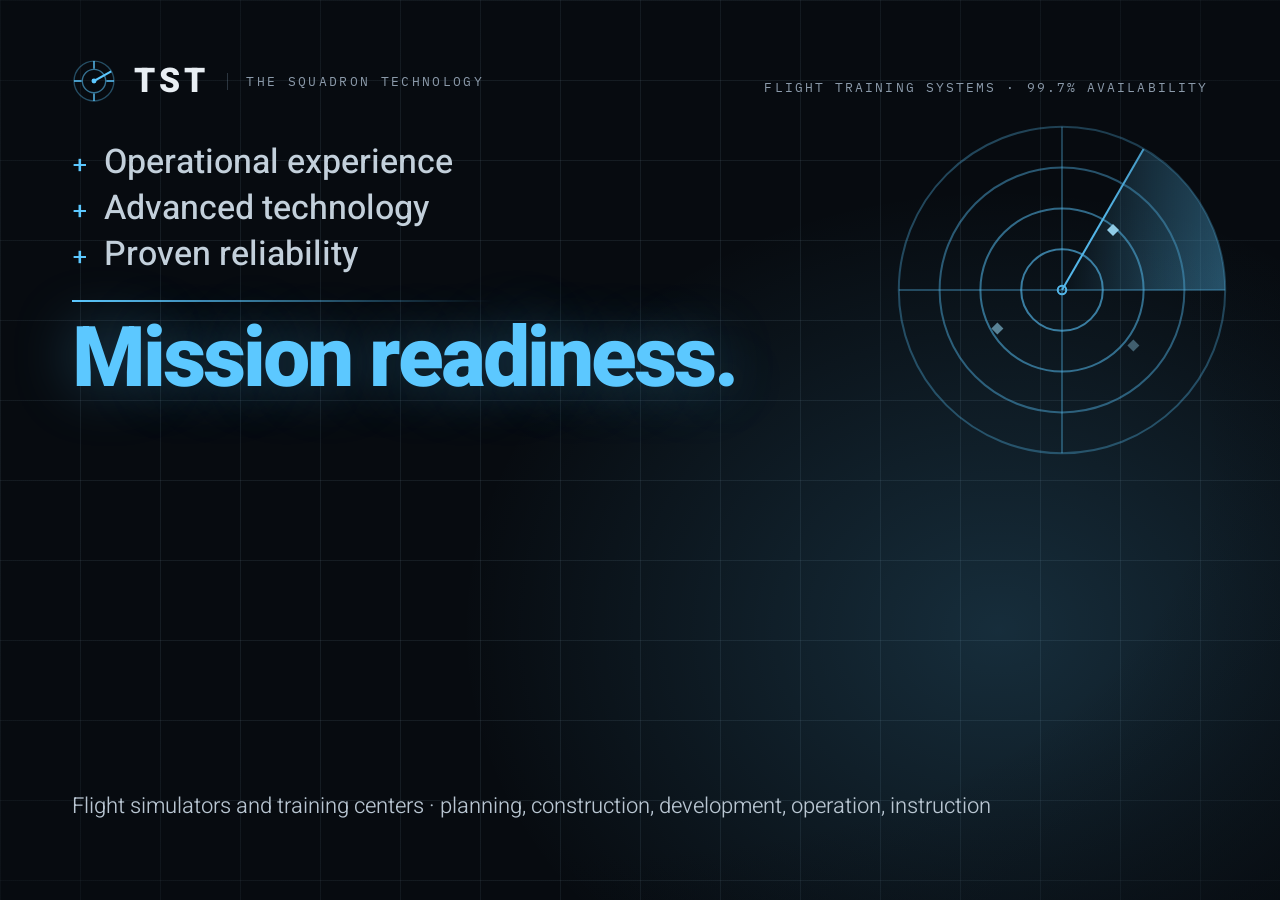
<file: _parts/og-en.html>
<!doctype html>
<html lang="en" dir="ltr">
<head>
<meta charset="utf-8">
<title>OG image source (English) — render at 1200×630</title>
<link rel="preconnect" href="https://fonts.googleapis.com">
<link rel="preconnect" href="https://fonts.gstatic.com" crossorigin>
<link rel="stylesheet" href="https://fonts.googleapis.com/css2?family=Heebo:wght@300;500;800&family=IBM+Plex+Mono:wght@400;500&display=block">
<style>
  html, body { margin: 0; width: 1200px; height: 630px; overflow: hidden; background: #070b10; color: #e8eef3; font-family: "Heebo", Arial, sans-serif; }
  .bg { position: absolute; inset: 0;
    background:
      radial-gradient(60% 70% at 78% 70%, rgba(92,200,255,.18), transparent 70%),
      linear-gradient(var(--l) 1px, transparent 1px), linear-gradient(90deg, var(--l) 1px, transparent 1px);
    --l: rgba(150,180,205,.10); background-size: auto, 80px 80px, 80px 80px; }
  .vignette { position: absolute; inset: 0; background: radial-gradient(80% 80% at 50% 50%, transparent 55%, rgba(7,11,16,.8)); }
  .brand { position: absolute; top: 56px; left: 72px; display: flex; align-items: center; gap: 18px; }
  .brand b { font-weight: 800; font-size: 34px; letter-spacing: .12em; }
  .brand small { font-family: "IBM Plex Mono", monospace; font-size: 13px; letter-spacing: .18em; color: #8b9aaa; border-left: 1px solid rgba(150,180,205,.25); padding-left: 18px; }
  .mark { width: 44px; height: 44px; color: #5cc8ff; }
  .copy { position: absolute; left: 72px; top: 140px; width: 720px; }
  .line { font-size: 34px; font-weight: 500; color: #c3d0db; line-height: 1.35; display: flex; gap: 16px; align-items: baseline; }
  .line i { font-style: normal; font-family: "IBM Plex Mono", monospace; color: #5cc8ff; font-size: 26px; }
  .rule { height: 2px; width: 420px; margin: 22px 0 16px; background: linear-gradient(90deg, #5cc8ff, rgba(92,200,255,0)); }
  .result { font-size: 84px; font-weight: 800; color: #5cc8ff; letter-spacing: -.035em; line-height: 1; white-space: nowrap; text-shadow: 0 0 60px rgba(92,200,255,.35); }
  .foot { position: absolute; bottom: 56px; left: 72px; font-size: 22px; color: #b9c6d2; font-weight: 300; }
  .tag { position: absolute; top: 66px; right: 72px; font-family: "IBM Plex Mono", monospace; font-size: 13px; letter-spacing: .16em; color: #8b9aaa; }
  .radar { position: absolute; right: 48px; top: 120px; width: 340px; height: 340px; opacity: .9; }
  .radar circle, .radar path { fill: none; stroke: #5cc8ff; stroke-width: 1.2; }
  .sweep { fill: url(#g) !important; stroke: none !important; }
</style>
</head>
<body>
<div class="bg"></div>
<svg class="radar" viewBox="0 0 200 200">
  <defs><linearGradient id="g" x1="0" y1="0" x2="1" y2="0"><stop offset="0" stop-color="#5cc8ff" stop-opacity="0"/><stop offset="1" stop-color="#5cc8ff" stop-opacity=".45"/></linearGradient></defs>
  <circle cx="100" cy="100" r="96" opacity=".35"/><circle cx="100" cy="100" r="72" opacity=".45"/><circle cx="100" cy="100" r="48" opacity=".55"/><circle cx="100" cy="100" r="24" opacity=".65"/>
  <path d="M4 100H196M100 4V196" opacity=".35"/>
  <path class="sweep" d="M100 100 L196 100 A96 96 0 0 0 148 17 Z"/>
  <path d="M100 100 L148 17" stroke="#9fe1ff"/>
  <circle cx="100" cy="100" r="2.5" fill="#9fe1ff"/>
  <rect x="128" y="62" width="5" height="5" fill="#9fe1ff" transform="rotate(45 130 64)"/><rect x="60" y="120" width="5" height="5" fill="#9fe1ff" opacity=".6" transform="rotate(45 62 122)"/><rect x="140" y="130" width="5" height="5" fill="#9fe1ff" opacity=".4" transform="rotate(45 142 132)"/>
</svg>
<div class="vignette"></div>
<div class="brand">
  <svg class="mark" viewBox="0 0 32 32" fill="none"><circle cx="16" cy="16" r="14.5" stroke="currentColor" stroke-opacity=".35"/><circle cx="16" cy="16" r="8.5" stroke="currentColor" stroke-opacity=".55"/><path d="M16 1.5V7M16 25v5.5M1.5 16H7M25 16h5.5" stroke="currentColor"/><path d="M16 16L28.5 9" stroke="currentColor" stroke-width="1.5"/><circle cx="16" cy="16" r="1.8" fill="currentColor"/></svg>
  <b>TST</b><small>THE SQUADRON TECHNOLOGY</small>
</div>
<div class="copy">
  <div class="line"><i>+</i>Operational experience</div>
  <div class="line"><i>+</i>Advanced technology</div>
  <div class="line"><i>+</i>Proven reliability</div>
  <div class="rule"></div>
  <div class="result">Mission readiness.</div>
</div>
<p class="foot">Flight simulators and training centers · planning, construction, development, operation, instruction</p>
<p class="tag">FLIGHT TRAINING SYSTEMS · 99.7% AVAILABILITY</p>
</body>
</html>
</file>
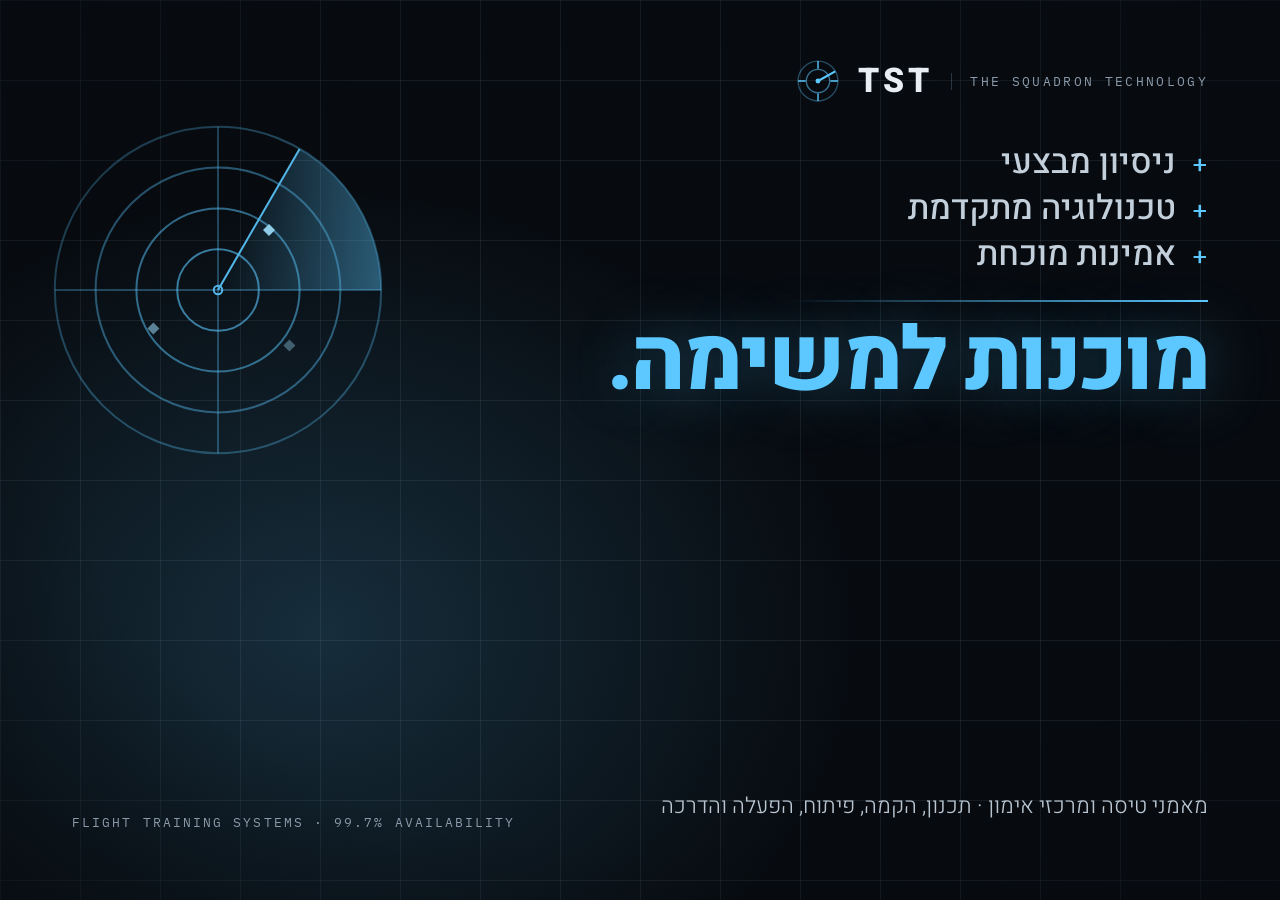
<file: _parts/og.html>
<!doctype html>
<html lang="he" dir="rtl">
<head>
<meta charset="utf-8">
<title>OG image source — render at 1200×630</title>
<link rel="preconnect" href="https://fonts.googleapis.com">
<link rel="preconnect" href="https://fonts.gstatic.com" crossorigin>
<link rel="stylesheet" href="https://fonts.googleapis.com/css2?family=Heebo:wght@300;500;800&family=IBM+Plex+Mono:wght@400;500&display=block">
<style>
  html, body { margin: 0; width: 1200px; height: 630px; overflow: hidden; background: #070b10; color: #e8eef3; font-family: "Heebo", Arial, sans-serif; }
  .bg { position: absolute; inset: 0;
    background:
      radial-gradient(60% 70% at 25% 70%, rgba(92,200,255,.18), transparent 70%),
      linear-gradient(var(--l) 1px, transparent 1px), linear-gradient(90deg, var(--l) 1px, transparent 1px);
    --l: rgba(150,180,205,.10); background-size: auto, 80px 80px, 80px 80px; }
  .vignette { position: absolute; inset: 0; background: radial-gradient(80% 80% at 50% 50%, transparent 55%, rgba(7,11,16,.8)); }
  .brand { position: absolute; top: 56px; right: 72px; display: flex; align-items: center; gap: 18px; direction: ltr; }
  .brand b { font-weight: 800; font-size: 34px; letter-spacing: .12em; }
  .brand small { font-family: "IBM Plex Mono", monospace; font-size: 13px; letter-spacing: .18em; color: #8b9aaa; border-left: 1px solid rgba(150,180,205,.25); padding-left: 18px; }
  .mark { width: 44px; height: 44px; color: #5cc8ff; }
  .copy { position: absolute; right: 72px; top: 140px; width: 700px; }
  .line { font-size: 34px; font-weight: 500; color: #c3d0db; line-height: 1.35; display: flex; gap: 16px; align-items: baseline; }
  .line i { font-style: normal; font-family: "IBM Plex Mono", monospace; color: #5cc8ff; font-size: 26px; }
  .rule { height: 2px; width: 420px; margin: 22px 0 16px; background: linear-gradient(270deg, #5cc8ff, rgba(92,200,255,0)); }
  .result { font-size: 88px; font-weight: 800; color: #5cc8ff; letter-spacing: -.03em; line-height: 1; white-space: nowrap; text-shadow: 0 0 60px rgba(92,200,255,.35); }
  .foot { position: absolute; bottom: 56px; right: 72px; font-size: 22px; color: #b9c6d2; font-weight: 300; }
  .tag { position: absolute; bottom: 56px; left: 72px; font-family: "IBM Plex Mono", monospace; font-size: 13px; letter-spacing: .16em; color: #8b9aaa; direction: ltr; }
  .radar { position: absolute; left: 48px; top: 120px; width: 340px; height: 340px; opacity: .9; }
  .radar circle, .radar path { fill: none; stroke: #5cc8ff; stroke-width: 1.2; }
  .sweep { fill: url(#g) !important; stroke: none !important; }
</style>
</head>
<body>
<div class="bg"></div>
<svg class="radar" viewBox="0 0 200 200">
  <defs><linearGradient id="g" x1="0" y1="0" x2="1" y2="0"><stop offset="0" stop-color="#5cc8ff" stop-opacity="0"/><stop offset="1" stop-color="#5cc8ff" stop-opacity=".45"/></linearGradient></defs>
  <circle cx="100" cy="100" r="96" opacity=".35"/><circle cx="100" cy="100" r="72" opacity=".45"/><circle cx="100" cy="100" r="48" opacity=".55"/><circle cx="100" cy="100" r="24" opacity=".65"/>
  <path d="M4 100H196M100 4V196" opacity=".35"/>
  <path class="sweep" d="M100 100 L196 100 A96 96 0 0 0 148 17 Z"/>
  <path d="M100 100 L148 17" stroke="#9fe1ff"/>
  <circle cx="100" cy="100" r="2.5" fill="#9fe1ff"/>
  <rect x="128" y="62" width="5" height="5" fill="#9fe1ff" transform="rotate(45 130 64)"/><rect x="60" y="120" width="5" height="5" fill="#9fe1ff" opacity=".6" transform="rotate(45 62 122)"/><rect x="140" y="130" width="5" height="5" fill="#9fe1ff" opacity=".4" transform="rotate(45 142 132)"/>
</svg>
<div class="vignette"></div>
<div class="brand">
  <svg class="mark" viewBox="0 0 32 32" fill="none"><circle cx="16" cy="16" r="14.5" stroke="currentColor" stroke-opacity=".35"/><circle cx="16" cy="16" r="8.5" stroke="currentColor" stroke-opacity=".55"/><path d="M16 1.5V7M16 25v5.5M1.5 16H7M25 16h5.5" stroke="currentColor"/><path d="M16 16L28.5 9" stroke="currentColor" stroke-width="1.5"/><circle cx="16" cy="16" r="1.8" fill="currentColor"/></svg>
  <b>TST</b><small>THE SQUADRON TECHNOLOGY</small>
</div>
<div class="copy">
  <div class="line"><i>+</i>ניסיון מבצעי</div>
  <div class="line"><i>+</i>טכנולוגיה מתקדמת</div>
  <div class="line"><i>+</i>אמינות מוכחת</div>
  <div class="rule"></div>
  <div class="result">מוכנות למשימה.</div>
</div>
<p class="foot">מאמני טיסה ומרכזי אימון · תכנון, הקמה, פיתוח, הפעלה והדרכה</p>
<p class="tag">FLIGHT TRAINING SYSTEMS · 99.7% AVAILABILITY</p>
</body>
</html>
</file>
